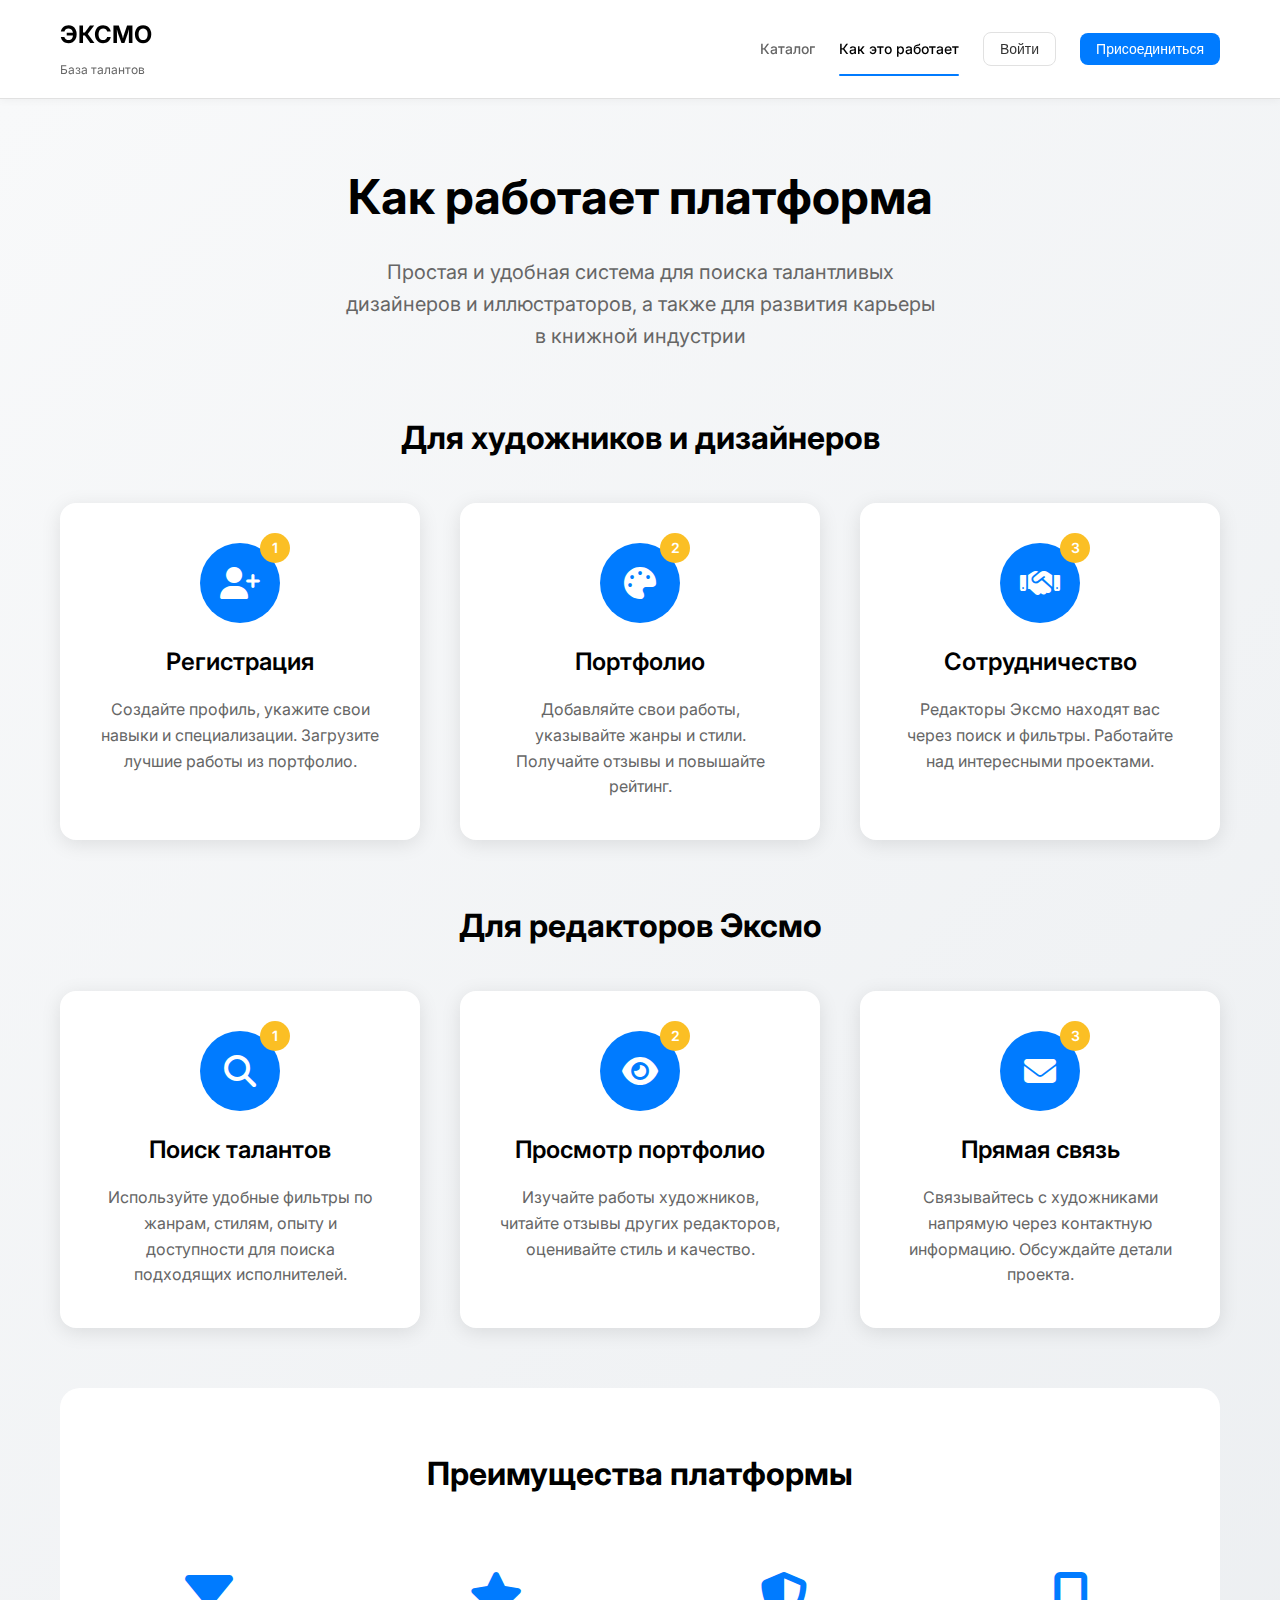
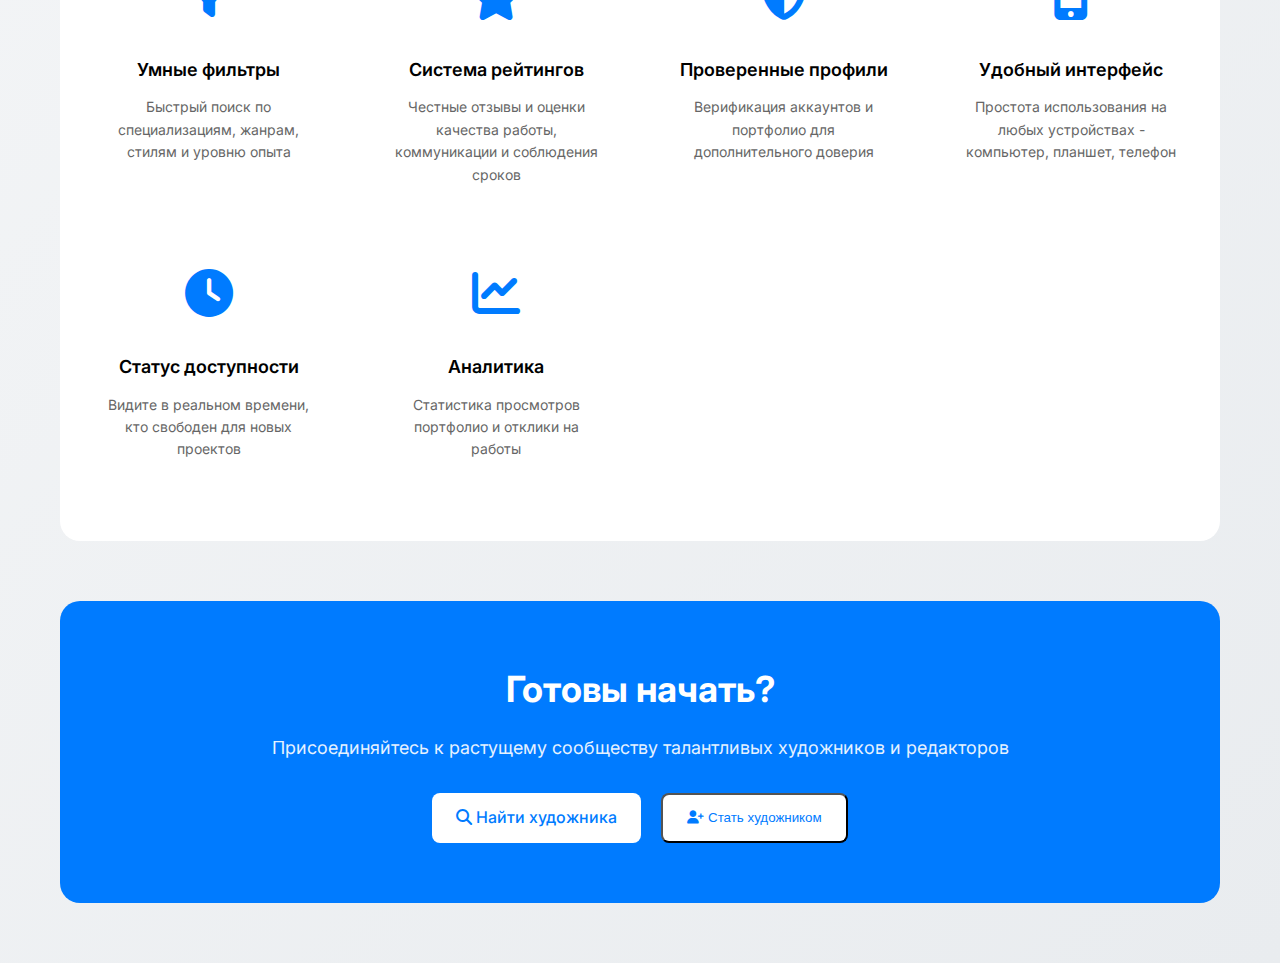
<file: about.html>
<!DOCTYPE html>
<html lang="ru">
<head>
    <meta charset="UTF-8">
    <meta name="viewport" content="width=device-width, initial-scale=1.0">
    <title>Как это работает — Эксмо База талантов</title>
    <link rel="stylesheet" href="https://cdnjs.cloudflare.com/ajax/libs/font-awesome/6.4.0/css/all.min.css">
    <link href="https://fonts.googleapis.com/css2?family=Inter:wght@300;400;500;600;700&display=swap" rel="stylesheet">
    <link rel="stylesheet" href="css/style.css">
    <style>
        .how-it-works {
            padding: 60px 0;
            background: linear-gradient(135deg, #f8f9fa 0%, #e9ecef 100%);
        }
        
        .hero-section {
            text-align: center;
            margin-bottom: 60px;
        }
        
        .hero-section h1 {
            font-size: 48px;
            font-weight: 700;
            color: #000;
            margin-bottom: 20px;
        }
        
        .hero-section p {
            font-size: 20px;
            color: #666;
            max-width: 600px;
            margin: 0 auto;
        }
        
        .steps-grid {
            display: grid;
            grid-template-columns: repeat(auto-fit, minmax(300px, 1fr));
            gap: 40px;
            margin-bottom: 60px;
        }
        
        .step-card {
            background: white;
            padding: 40px;
            border-radius: 16px;
            box-shadow: 0 4px 20px rgba(0,0,0,0.1);
            text-align: center;
            transition: transform 0.3s ease;
        }
        
        .step-card:hover {
            transform: translateY(-5px);
        }
        
        .step-icon {
            width: 80px;
            height: 80px;
            background: #007bff;
            border-radius: 50%;
            display: flex;
            align-items: center;
            justify-content: center;
            margin: 0 auto 20px;
            font-size: 32px;
            color: white;
        }
        
        .step-number {
            position: absolute;
            top: -10px;
            right: -10px;
            background: #fbbf24;
            color: white;
            width: 30px;
            height: 30px;
            border-radius: 50%;
            display: flex;
            align-items: center;
            justify-content: center;
            font-weight: 600;
            font-size: 14px;
        }
        
        .step-card h3 {
            font-size: 24px;
            font-weight: 600;
            margin-bottom: 16px;
            color: #000;
        }
        
        .step-card p {
            color: #666;
            line-height: 1.6;
        }
        
        .features-section {
            background: white;
            padding: 60px 0;
            margin: 60px 0;
            border-radius: 20px;
        }
        
        .features-grid {
            display: grid;
            grid-template-columns: repeat(auto-fit, minmax(250px, 1fr));
            gap: 30px;
        }
        
        .feature-item {
            text-align: center;
            padding: 20px;
        }
        
        .feature-icon {
            font-size: 48px;
            color: #007bff;
            margin-bottom: 20px;
        }
        
        .feature-item h4 {
            font-size: 18px;
            font-weight: 600;
            margin-bottom: 12px;
            color: #000;
        }
        
        .feature-item p {
            color: #666;
            font-size: 14px;
        }
        
        .cta-section {
            text-align: center;
            padding: 60px 40px;
            background: #007bff;
            border-radius: 20px;
            color: white;
        }
        
        .cta-section h2 {
            font-size: 36px;
            font-weight: 700;
            margin-bottom: 16px;
        }
        
        .cta-section p {
            font-size: 18px;
            margin-bottom: 30px;
            opacity: 0.9;
        }
        
        .cta-buttons {
            display: flex;
            gap: 20px;
            justify-content: center;
            flex-wrap: wrap;
        }
        
        .btn-light {
            background: white;
            color: #007bff;
            padding: 12px 24px;
            border-radius: 8px;
            text-decoration: none;
            font-weight: 500;
            transition: all 0.3s ease;
        }
        
        .btn-light:hover {
            transform: translateY(-2px);
            box-shadow: 0 8px 25px rgba(0,0,0,0.15);
        }
        
        @media (max-width: 768px) {
            .hero-section h1 {
                font-size: 36px;
            }
            
            .steps-grid {
                grid-template-columns: 1fr;
                gap: 30px;
            }
            
            .cta-buttons {
                flex-direction: column;
                align-items: center;
            }
        }
    </style>
</head>
<body>
    <!-- Header -->
    <header class="header">
        <div class="container">
            <div class="header-content">
                <div class="logo">
                    <a href="index.html" style="text-decoration: none; color: inherit;">
                        <h1>ЭКСМО</h1>
                        <span>База талантов</span>
                    </a>
                </div>
                
                <nav class="nav">
                    <a href="index.html" class="nav-link">Каталог</a>
                    <a href="about.html" class="nav-link active">Как это работает</a>
                    <button class="btn btn-outline" onclick="openModal('loginModal')">Войти</button>
                    <button class="btn btn-primary" onclick="openModal('registerModal')">Присоединиться</button>
                </nav>
            </div>
        </div>
    </header>

    <!-- Main Content -->
    <main class="how-it-works">
        <div class="container">
            <!-- Hero Section -->
            <section class="hero-section">
                <h1>Как работает платформа</h1>
                <p>Простая и удобная система для поиска талантливых дизайнеров и иллюстраторов, а также для развития карьеры в книжной индустрии</p>
            </section>

            <!-- Steps for Artists -->
            <section class="steps-section">
                <h2 style="text-align: center; margin-bottom: 40px; font-size: 32px; color: #000;">Для художников и дизайнеров</h2>
                <div class="steps-grid">
                    <div class="step-card">
                        <div class="step-icon" style="position: relative;">
                            <i class="fas fa-user-plus"></i>
                            <div class="step-number">1</div>
                        </div>
                        <h3>Регистрация</h3>
                        <p>Создайте профиль, укажите свои навыки и специализации. Загрузите лучшие работы из портфолио.</p>
                    </div>
                    
                    <div class="step-card">
                        <div class="step-icon" style="position: relative;">
                            <i class="fas fa-palette"></i>
                            <div class="step-number">2</div>
                        </div>
                        <h3>Портфолио</h3>
                        <p>Добавляйте свои работы, указывайте жанры и стили. Получайте отзывы и повышайте рейтинг.</p>
                    </div>
                    
                    <div class="step-card">
                        <div class="step-icon" style="position: relative;">
                            <i class="fas fa-handshake"></i>
                            <div class="step-number">3</div>
                        </div>
                        <h3>Сотрудничество</h3>
                        <p>Редакторы Эксмо находят вас через поиск и фильтры. Работайте над интересными проектами.</p>
                    </div>
                </div>
            </section>

            <!-- Steps for Editors -->
            <section class="steps-section">
                <h2 style="text-align: center; margin-bottom: 40px; font-size: 32px; color: #000;">Для редакторов Эксмо</h2>
                <div class="steps-grid">
                    <div class="step-card">
                        <div class="step-icon" style="position: relative;">
                            <i class="fas fa-search"></i>
                            <div class="step-number">1</div>
                        </div>
                        <h3>Поиск талантов</h3>
                        <p>Используйте удобные фильтры по жанрам, стилям, опыту и доступности для поиска подходящих исполнителей.</p>
                    </div>
                    
                    <div class="step-card">
                        <div class="step-icon" style="position: relative;">
                            <i class="fas fa-eye"></i>
                            <div class="step-number">2</div>
                        </div>
                        <h3>Просмотр портфолио</h3>
                        <p>Изучайте работы художников, читайте отзывы других редакторов, оценивайте стиль и качество.</p>
                    </div>
                    
                    <div class="step-card">
                        <div class="step-icon" style="position: relative;">
                            <i class="fas fa-envelope"></i>
                            <div class="step-number">3</div>
                        </div>
                        <h3>Прямая связь</h3>
                        <p>Связывайтесь с художниками напрямую через контактную информацию. Обсуждайте детали проекта.</p>
                    </div>
                </div>
            </section>

            <!-- Features Section -->
            <section class="features-section">
                <div class="container">
                    <h2 style="text-align: center; margin-bottom: 40px; font-size: 32px; color: #000;">Преимущества платформы</h2>
                    <div class="features-grid">
                        <div class="feature-item">
                            <div class="feature-icon">
                                <i class="fas fa-filter"></i>
                            </div>
                            <h4>Умные фильтры</h4>
                            <p>Быстрый поиск по специализациям, жанрам, стилям и уровню опыта</p>
                        </div>
                        
                        <div class="feature-item">
                            <div class="feature-icon">
                                <i class="fas fa-star"></i>
                            </div>
                            <h4>Система рейтингов</h4>
                            <p>Честные отзывы и оценки качества работы, коммуникации и соблюдения сроков</p>
                        </div>
                        
                        <div class="feature-item">
                            <div class="feature-icon">
                                <i class="fas fa-shield-alt"></i>
                            </div>
                            <h4>Проверенные профили</h4>
                            <p>Верификация аккаунтов и портфолио для дополнительного доверия</p>
                        </div>
                        
                        <div class="feature-item">
                            <div class="feature-icon">
                                <i class="fas fa-mobile-alt"></i>
                            </div>
                            <h4>Удобный интерфейс</h4>
                            <p>Простота использования на любых устройствах - компьютер, планшет, телефон</p>
                        </div>
                        
                        <div class="feature-item">
                            <div class="feature-icon">
                                <i class="fas fa-clock"></i>
                            </div>
                            <h4>Статус доступности</h4>
                            <p>Видите в реальном времени, кто свободен для новых проектов</p>
                        </div>
                        
                        <div class="feature-item">
                            <div class="feature-icon">
                                <i class="fas fa-chart-line"></i>
                            </div>
                            <h4>Аналитика</h4>
                            <p>Статистика просмотров портфолио и отклики на работы</p>
                        </div>
                    </div>
                </div>
            </section>

            <!-- CTA Section -->
            <section class="cta-section">
                <h2>Готовы начать?</h2>
                <p>Присоединяйтесь к растущему сообществу талантливых художников и редакторов</p>
                <div class="cta-buttons">
                    <a href="index.html" class="btn-light">
                        <i class="fas fa-search"></i>
                        Найти художника
                    </a>
                    <button class="btn-light" onclick="openModal('registerModal')">
                        <i class="fas fa-user-plus"></i>
                        Стать художником
                    </button>
                </div>
            </section>
        </div>
    </main>

    <!-- Modals -->
    <div class="modal" id="loginModal">
        <div class="modal-content">
            <div class="modal-header">
                <h3>Вход в систему</h3>
                <button class="modal-close" onclick="closeModal('loginModal')">
                    <i class="fas fa-times"></i>
                </button>
            </div>
            <div class="modal-body">
                <form id="loginForm">
                    <div class="form-group">
                        <label>Email</label>
                        <input type="email" required>
                    </div>
                    <div class="form-group">
                        <label>Пароль</label>
                        <input type="password" required>
                    </div>
                    <button type="submit" class="btn btn-primary full-width">Войти</button>
                </form>
                <div class="modal-footer">
                    <p>Нет аккаунта? <a href="#" onclick="switchModal('loginModal', 'registerModal')">Зарегистрироваться</a></p>
                </div>
            </div>
        </div>
    </div>

    <div class="modal" id="registerModal">
        <div class="modal-content">
            <div class="modal-header">
                <h3>Регистрация</h3>
                <button class="modal-close" onclick="closeModal('registerModal')">
                    <i class="fas fa-times"></i>
                </button>
            </div>
            <div class="modal-body">
                <form id="registerForm">
                    <div class="form-group">
                        <label>Тип аккаунта</label>
                        <select id="userType" onchange="updateRegistrationForm()">
                            <option value="artist">Творец (дизайнер/иллюстратор)</option>
                            <option value="editor">Редактор Эксмо</option>
                        </select>
                    </div>
                    <div class="form-group">
                        <label>Имя и фамилия</label>
                        <input type="text" required>
                    </div>
                    <div class="form-group">
                        <label>Email</label>
                        <input type="email" required>
                    </div>
                    <div class="form-group">
                        <label>Пароль</label>
                        <input type="password" required>
                    </div>
                    <div id="artistFields" class="artist-fields">
                        <div class="form-group">
                            <label>Специализация</label>
                            <div class="checkbox-group">
                                <label class="checkbox-label">
                                    <input type="checkbox" name="reg_specialization" value="covers">
                                    <span>Дизайн обложек</span>
                                </label>
                                <label class="checkbox-label">
                                    <input type="checkbox" name="reg_specialization" value="illustrations">
                                    <span>Иллюстрации</span>
                                </label>
                                <label class="checkbox-label">
                                    <input type="checkbox" name="reg_specialization" value="lettering">
                                    <span>Леттеринг</span>
                                </label>
                                <label class="checkbox-label">
                                    <input type="checkbox" name="reg_specialization" value="layout">
                                    <span>Внутренний макет</span>
                                </label>
                            </div>
                        </div>
                        <div class="form-group">
                            <label>Краткое описание</label>
                            <textarea placeholder="Расскажите о себе и своем опыте в 2-3 предложениях"></textarea>
                        </div>
                    </div>
                    <button type="submit" class="btn btn-primary full-width">Зарегистрироваться</button>
                </form>
                <div class="modal-footer">
                    <p>Уже есть аккаунт? <a href="#" onclick="switchModal('registerModal', 'loginModal')">Войти</a></p>
                </div>
            </div>
        </div>
    </div>

    <script src="js/modal.js"></script>
</body>
</html>
</file>
<file: css/style.css>
/* Reset and Base Styles */
* {
    margin: 0;
    padding: 0;
    box-sizing: border-box;
}

body {
    font-family: 'Inter', -apple-system, BlinkMacSystemFont, 'Segoe UI', Roboto, sans-serif;
    line-height: 1.6;
    color: #333;
    background-color: #fafafa;
    overflow-x: hidden;
}

.container {
    max-width: 1200px;
    margin: 0 auto;
    padding: 0 20px;
}

/* Header */
.header {
    background: #fff;
    border-bottom: 1px solid #e1e1e1;
    position: sticky;
    top: 0;
    z-index: 100;
    box-shadow: 0 2px 8px rgba(0, 0, 0, 0.04);
}

.header-content {
    display: flex;
    align-items: center;
    justify-content: space-between;
    padding: 16px 0;
    gap: 24px;
}

.logo h1 {
    font-size: 24px;
    font-weight: 700;
    color: #000;
    margin-bottom: 2px;
}

.logo span {
    font-size: 12px;
    color: #666;
    font-weight: 400;
}

/* Search Bar */
.search-bar {
    flex: 1;
    max-width: 400px;
    position: relative;
}

.search-bar i {
    position: absolute;
    left: 16px;
    top: 50%;
    transform: translateY(-50%);
    color: #999;
    font-size: 14px;
}

.search-bar input {
    width: 100%;
    padding: 12px 16px 12px 44px;
    border: 1px solid #e1e1e1;
    border-radius: 24px;
    font-size: 14px;
    background: #f8f9fa;
    transition: all 0.2s ease;
}

.search-bar input:focus {
    outline: none;
    border-color: #007bff;
    background: #fff;
    box-shadow: 0 0 0 3px rgba(0, 123, 255, 0.1);
}

/* Navigation */
.nav {
    display: flex;
    align-items: center;
    gap: 24px;
}

.nav-link {
    text-decoration: none;
    color: #666;
    font-weight: 500;
    font-size: 14px;
    transition: color 0.2s ease;
    position: relative;
}

.nav-link:hover,
.nav-link.active {
    color: #000;
}

.nav-link.active::after {
    content: '';
    position: absolute;
    bottom: -16px;
    left: 0;
    right: 0;
    height: 2px;
    background: #007bff;
    border-radius: 1px;
}

/* Buttons */
.btn {
    padding: 8px 16px;
    border-radius: 8px;
    font-size: 14px;
    font-weight: 500;
    cursor: pointer;
    transition: all 0.2s ease;
    border: none;
    text-decoration: none;
    display: inline-flex;
    align-items: center;
    justify-content: center;
    white-space: nowrap;
}

.btn-primary {
    background: #007bff;
    color: white;
}

.btn-primary:hover {
    background: #0056b3;
    transform: translateY(-1px);
    box-shadow: 0 4px 12px rgba(0, 123, 255, 0.3);
}

.btn-outline {
    background: transparent;
    color: #333;
    border: 1px solid #e1e1e1;
}

.btn-outline:hover {
    background: #f8f9fa;
    border-color: #333;
}

.full-width {
    width: 100%;
}

/* Mobile Navigation */
.mobile-menu-btn {
    display: none;
    background: none;
    border: none;
    font-size: 18px;
    color: #333;
    cursor: pointer;
}

.mobile-nav {
    display: none;
    background: #fff;
    border-bottom: 1px solid #e1e1e1;
    padding: 16px 20px;
    flex-direction: column;
    gap: 12px;
}

.mobile-nav-link {
    text-decoration: none;
    color: #666;
    font-weight: 500;
    padding: 8px 0;
}

.mobile-btn {
    margin-top: 8px;
}

/* Main Content */
.main {
    padding: 32px 0;
}

.content-wrapper {
    display: grid;
    grid-template-columns: 280px 1fr;
    gap: 32px;
}

/* Filters Sidebar */
.filters-sidebar {
    background: #fff;
    border-radius: 12px;
    padding: 24px;
    height: fit-content;
    position: sticky;
    top: 100px;
    box-shadow: 0 2px 16px rgba(0, 0, 0, 0.04);
}

.filters-header {
    display: flex;
    justify-content: space-between;
    align-items: center;
    margin-bottom: 24px;
}

.filters-header h3 {
    font-size: 18px;
    font-weight: 600;
    color: #000;
}

.clear-filters {
    background: none;
    border: none;
    color: #007bff;
    font-size: 12px;
    cursor: pointer;
    font-weight: 500;
}

.clear-filters:hover {
    text-decoration: underline;
}

.filter-group {
    margin-bottom: 24px;
}

.filter-group h4 {
    font-size: 14px;
    font-weight: 600;
    color: #333;
    margin-bottom: 12px;
}

.checkbox-label,
.radio-label {
    display: flex;
    align-items: center;
    margin-bottom: 8px;
    cursor: pointer;
    font-size: 14px;
    color: #666;
}

.checkbox-label input,
.radio-label input {
    margin-right: 8px;
    accent-color: #007bff;
}

.checkbox-label:hover,
.radio-label:hover {
    color: #333;
}

/* Artists Grid Section */
.artists-grid-section {
    background: #fff;
    border-radius: 12px;
    box-shadow: 0 2px 16px rgba(0, 0, 0, 0.04);
    overflow: hidden;
}

.grid-header {
    padding: 20px 24px;
    border-bottom: 1px solid #f1f1f1;
    display: flex;
    justify-content: space-between;
    align-items: center;
}

.results-info {
    font-size: 14px;
    color: #666;
}

.sort-controls select {
    padding: 8px 12px;
    border: 1px solid #e1e1e1;
    border-radius: 6px;
    font-size: 14px;
    background: #fff;
    color: #333;
    cursor: pointer;
}

/* Artists Grid */
.artists-grid {
    display: grid;
    grid-template-columns: repeat(auto-fill, minmax(280px, 1fr));
    gap: 24px;
    padding: 24px;
}

.artist-card {
    background: #fff;
    border-radius: 12px;
    overflow: hidden;
    transition: all 0.3s ease;
    cursor: pointer;
    border: 1px solid #f1f1f1;
    position: relative;
}

.artist-card:hover {
    transform: translateY(-4px);
    box-shadow: 0 8px 32px rgba(0, 0, 0, 0.1);
    border-color: #e1e1e1;
}

.artist-image {
    width: 100%;
    height: 200px;
    background: #f8f9fa;
    position: relative;
    overflow: hidden;
}

.artist-image img {
    width: 100%;
    height: 100%;
    object-fit: cover;
}

.artist-image .placeholder {
    display: flex;
    align-items: center;
    justify-content: center;
    height: 100%;
    color: #999;
    font-size: 48px;
}

.availability-status {
    position: absolute;
    top: 12px;
    right: 12px;
    width: 12px;
    height: 12px;
    border-radius: 50%;
    border: 2px solid #fff;
}

.status-available {
    background: #10b981;
}

.status-busy {
    background: #ef4444;
}

.status-considering {
    background: #f59e0b;
}

.artist-info {
    padding: 16px;
}

.artist-name {
    font-size: 16px;
    font-weight: 600;
    color: #000;
    margin-bottom: 4px;
}

.artist-specialization {
    font-size: 14px;
    color: #666;
    margin-bottom: 8px;
}

.artist-rating {
    display: flex;
    align-items: center;
    gap: 4px;
    margin-bottom: 8px;
}

.stars {
    color: #fbbf24;
    font-size: 12px;
}

.rating-text {
    font-size: 12px;
    color: #666;
}

.artist-tags {
    display: flex;
    flex-wrap: wrap;
    gap: 6px;
}

.tag {
    background: #f1f5f9;
    color: #475569;
    padding: 4px 8px;
    border-radius: 12px;
    font-size: 11px;
    font-weight: 500;
}

/* Load More Section */
.load-more-section {
    padding: 24px;
    text-align: center;
    border-top: 1px solid #f1f1f1;
}

.load-more-btn {
    padding: 12px 32px;
}

/* Mobile Filter Button */
.mobile-filter-btn {
    display: none;
    position: fixed;
    bottom: 20px;
    right: 20px;
    background: #007bff;
    color: white;
    border: none;
    border-radius: 50px;
    padding: 12px 20px;
    font-size: 14px;
    font-weight: 500;
    box-shadow: 0 4px 16px rgba(0, 123, 255, 0.3);
    z-index: 50;
    cursor: pointer;
    gap: 8px;
}

/* Modal Styles */
.modal {
    display: none;
    position: fixed;
    top: 0;
    left: 0;
    width: 100%;
    height: 100%;
    background: rgba(0, 0, 0, 0.5);
    z-index: 1000;
    justify-content: center;
    align-items: center;
    padding: 20px;
}

.modal.active {
    display: flex;
}

.modal-content {
    background: #fff;
    border-radius: 12px;
    max-width: 400px;
    width: 100%;
    max-height: 90vh;
    overflow-y: auto;
}

.modal-header {
    padding: 24px 24px 0;
    display: flex;
    justify-content: space-between;
    align-items: center;
}

.modal-header h3 {
    font-size: 20px;
    font-weight: 600;
    color: #000;
}

.modal-close {
    background: none;
    border: none;
    font-size: 18px;
    color: #666;
    cursor: pointer;
    padding: 4px;
}

.modal-body {
    padding: 24px;
}

.modal-footer {
    padding: 0 24px 24px;
    text-align: center;
    font-size: 14px;
    color: #666;
}

.modal-footer a {
    color: #007bff;
    text-decoration: none;
}

.modal-footer a:hover {
    text-decoration: underline;
}

/* Form Styles */
.form-group {
    margin-bottom: 20px;
}

.form-group label {
    display: block;
    margin-bottom: 6px;
    font-size: 14px;
    font-weight: 500;
    color: #333;
}

.form-group input,
.form-group select,
.form-group textarea {
    width: 100%;
    padding: 12px;
    border: 1px solid #e1e1e1;
    border-radius: 8px;
    font-size: 14px;
    transition: border-color 0.2s ease;
}

.form-group input:focus,
.form-group select:focus,
.form-group textarea:focus {
    outline: none;
    border-color: #007bff;
    box-shadow: 0 0 0 3px rgba(0, 123, 255, 0.1);
}

.form-group textarea {
    resize: vertical;
    min-height: 80px;
}

.checkbox-group {
    display: flex;
    flex-direction: column;
    gap: 8px;
}

.artist-fields {
    border-top: 1px solid #f1f1f1;
    padding-top: 20px;
    margin-top: 20px;
}

/* Responsive Design */
@media (max-width: 768px) {
    .container {
        padding: 0 16px;
    }

    .header-content {
        flex-wrap: wrap;
        gap: 16px;
    }

    .search-bar {
        order: 3;
        flex-basis: 100%;
        max-width: none;
    }

    .nav {
        display: none;
    }

    .mobile-menu-btn {
        display: block;
    }

    .mobile-nav.active {
        display: flex;
    }

    .content-wrapper {
        grid-template-columns: 1fr;
        gap: 20px;
    }

    .filters-sidebar {
        display: none;
        position: fixed;
        top: 0;
        left: 0;
        width: 100%;
        height: 100%;
        z-index: 200;
        border-radius: 0;
        overflow-y: auto;
    }

    .filters-sidebar.active {
        display: block;
    }

    .mobile-filter-btn {
        display: flex;
        align-items: center;
    }

    .artists-grid {
        grid-template-columns: repeat(auto-fill, minmax(250px, 1fr));
        gap: 16px;
        padding: 16px;
    }

    .grid-header {
        padding: 16px;
    }

    .main {
        padding: 20px 0;
    }
}

@media (max-width: 480px) {
    .artists-grid {
        grid-template-columns: 1fr;
        gap: 12px;
        padding: 12px;
    }

    .artist-card {
        margin-bottom: 0;
    }

    .modal-content {
        margin: 0;
        border-radius: 0;
        height: 100%;
        max-height: none;
    }
}

/* Loading and Empty States */
.loading {
    text-align: center;
    padding: 40px;
    color: #666;
}

.loading i {
    font-size: 24px;
    animation: spin 1s linear infinite;
}

@keyframes spin {
    from { transform: rotate(0deg); }
    to { transform: rotate(360deg); }
}

.empty-state {
    text-align: center;
    padding: 60px 20px;
    color: #666;
}

.empty-state i {
    font-size: 48px;
    color: #ccc;
    margin-bottom: 16px;
}

.empty-state h3 {
    font-size: 18px;
    margin-bottom: 8px;
    color: #333;
}

.empty-state p {
    font-size: 14px;
}

/* Animation Classes */
.fade-in {
    animation: fadeIn 0.3s ease-in;
}

@keyframes fadeIn {
    from { opacity: 0; transform: translateY(10px); }
    to { opacity: 1; transform: translateY(0); }
}

.slide-up {
    animation: slideUp 0.3s ease-out;
}

@keyframes slideUp {
    from { transform: translateY(20px); opacity: 0; }
    to { transform: translateY(0); opacity: 1; }
}

/* Access Level Styles */
.contact-restricted {
    filter: blur(4px);
    pointer-events: none;
}

.contact-restricted::after {
    content: 'Только для редакторов Эксмо';
    position: absolute;
    top: 50%;
    left: 50%;
    transform: translate(-50%, -50%);
    background: rgba(0, 0, 0, 0.8);
    color: white;
    padding: 8px 12px;
    border-radius: 4px;
    font-size: 12px;
    white-space: nowrap;
    z-index: 10;
}

.editor-access .contact-restricted {
    filter: none;
    pointer-events: auto;
}

.editor-access .contact-restricted::after {
    display: none;
}

.public-only {
    display: block;
}

.editor-only {
    display: none;
}

.editor-access .public-only {
    display: none;
}

.editor-access .editor-only {
    display: block;
}

/* Editor-specific buttons */
.btn-sm {
    padding: 4px 8px;
    font-size: 12px;
    border-radius: 4px;
}

.artist-card .btn-contact {
    position: absolute;
    top: 8px;
    right: 8px;
    background: rgba(255, 255, 255, 0.9);
    backdrop-filter: blur(5px);
    border: 1px solid rgba(0, 0, 0, 0.1);
    opacity: 0;
    transition: opacity 0.2s ease;
}

.artist-card:hover .btn-contact {
    opacity: 1;
}

/* Access level indicators */
.access-level-badge {
    display: inline-flex;
    align-items: center;
    gap: 4px;
    font-size: 11px;
    color: #666;
    background: #f1f1f1;
    padding: 2px 6px;
    border-radius: 10px;
    margin-left: 8px;
}

.access-level-badge.editor {
    background: #e3f2fd;
    color: #1976d2;
}

.access-level-badge i {
    font-size: 10px;
}
</file>
